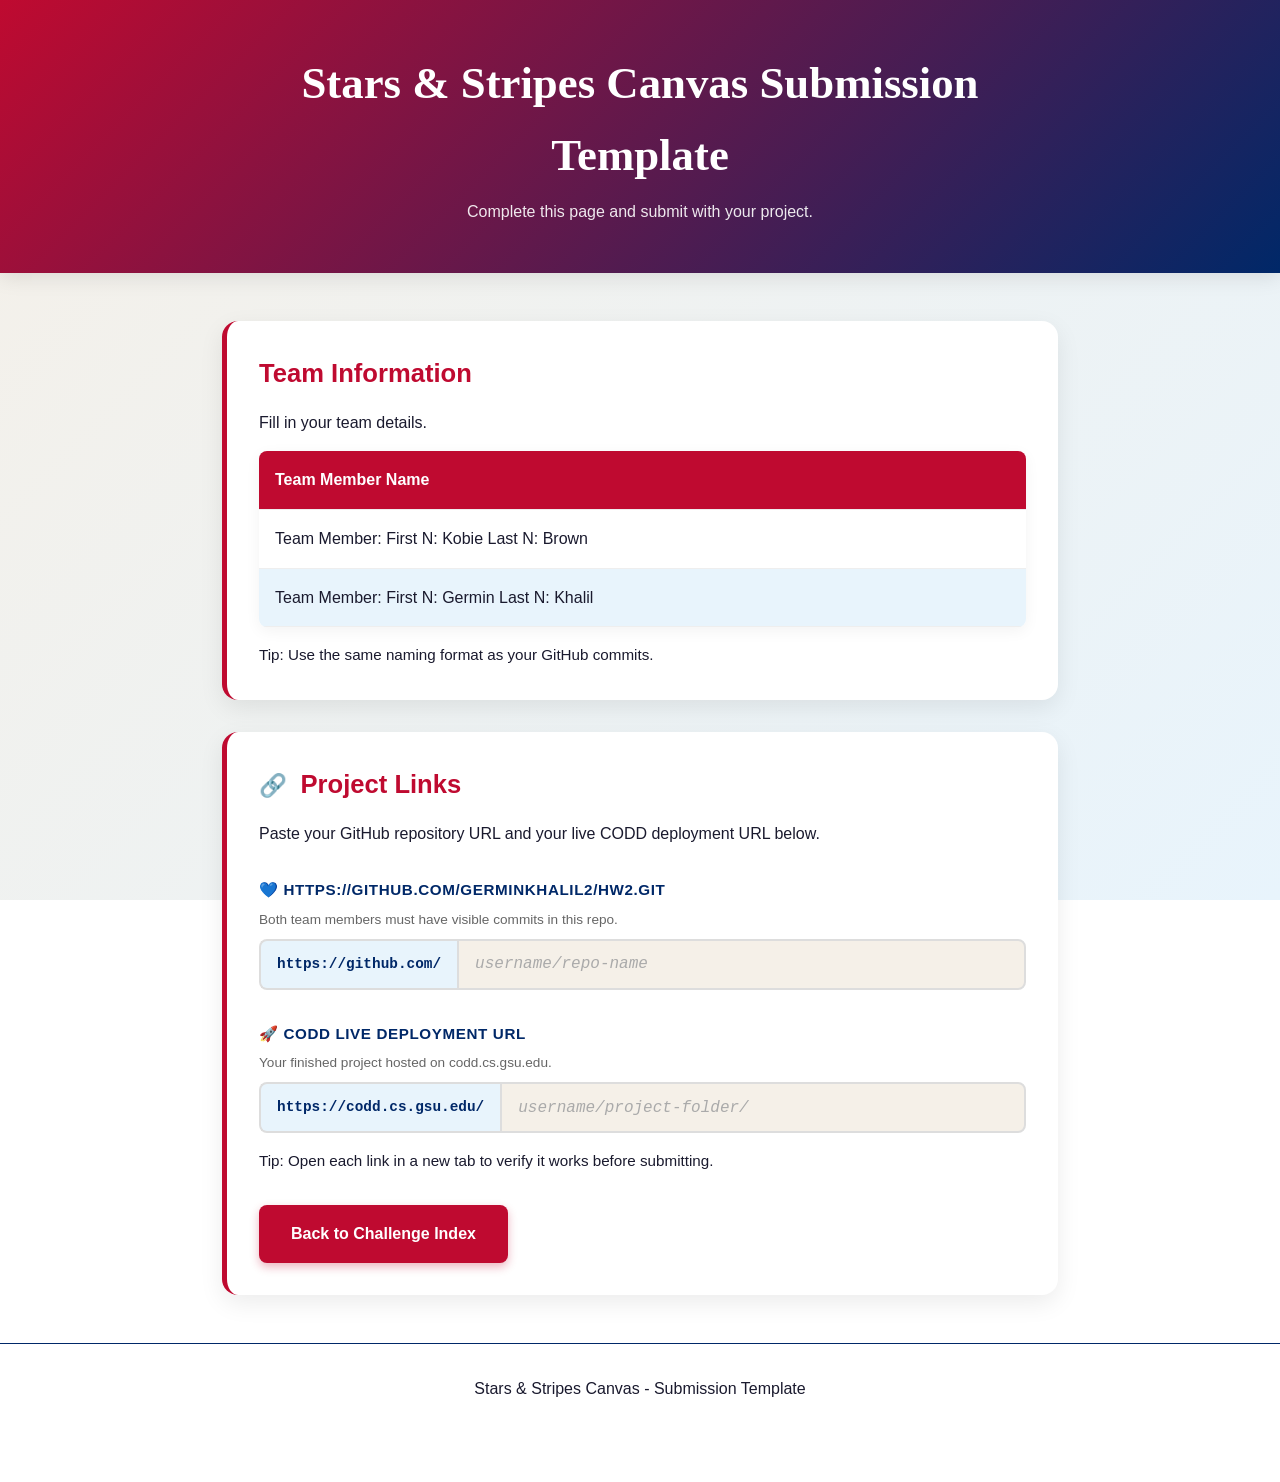
<file: submission_template.html>
<!DOCTYPE html>
<html lang="en">
<head>
    <meta charset="UTF-8">
    <meta name="viewport" content="width=device-width, initial-scale=1.0">
    <title>Stars &amp; Stripes Canvas Submission Template</title>
    <style>
        /* 4th of July Theme */
        :root {
            --patriot-blue: #002868;
            --liberty-red: #BF0A30;
            --star-gold: #FFD700;
            --cannon-smoke: #1a1a2e;
            --parchment: #f5f0e8;
            --sky-blue: #e8f4fc;
            /* Compatibility mappings */
            --valentine-red: var(--liberty-red);
            --love-purple: var(--patriot-blue);
            --cupid-pink: var(--patriot-blue);
            --chocolate: var(--cannon-smoke);
            --vanilla: var(--parchment);
            --blush: var(--sky-blue);
            --space-sm: 0.5rem;
            --space-md: 1rem;
            --space-lg: 2rem;
            --space-xl: 3rem;
            --radius-sm: 8px;
            --radius-md: 16px;
        }

        * {
            margin: 0;
            padding: 0;
            box-sizing: border-box;
        }

        body {
            font-family: 'Segoe UI', Tahoma, Geneva, Verdana, sans-serif;
            line-height: 1.6;
            color: var(--chocolate);
            background: linear-gradient(135deg, var(--vanilla) 0%, var(--blush) 100%);
            background-attachment: fixed;
            padding-bottom: var(--space-xl);
        }

        .container {
            max-width: 900px;
            margin: 0 auto;
            padding: 0 var(--space-lg);
        }

        .header {
            background: linear-gradient(135deg, var(--valentine-red) 0%, var(--love-purple) 100%);
            color: white;
            padding: var(--space-xl) 0;
            text-align: center;
            margin-bottom: var(--space-xl);
            box-shadow: 0 4px 20px rgba(0, 0, 0, 0.1);
        }

        .header h1 {
            font-size: 2.8rem;
            margin-bottom: var(--space-sm);
            font-family: 'Georgia', serif;
        }

        .header p {
            opacity: 0.9;
        }

        .card {
            background-color: white;
            border-radius: var(--radius-md);
            box-shadow: 0 8px 25px rgba(0, 0, 0, 0.08);
            padding: var(--space-lg);
            border-left: 5px solid var(--valentine-red);
        }

        .card-title {
            color: var(--valentine-red);
            font-size: 1.6rem;
            margin-bottom: var(--space-md);
        }

        table {
            width: 100%;
            border-collapse: collapse;
            margin-top: var(--space-md);
            background-color: #fff;
            border-radius: var(--radius-sm);
            overflow: hidden;
            box-shadow: 0 4px 15px rgba(0, 0, 0, 0.05);
        }

        th, td {
            padding: var(--space-md);
            text-align: left;
            border-bottom: 1px solid #eee;
        }

        th {
            background-color: var(--valentine-red);
            color: white;
        }

        tr:nth-child(even) {
            background-color: var(--blush);
        }

        .note {
            margin-top: var(--space-md);
            font-size: 0.95rem;
        }

        .btn {
            display: inline-block;
            background-color: var(--valentine-red);
            color: white;
            padding: var(--space-md) var(--space-lg);
            border-radius: var(--radius-sm);
            text-decoration: none;
            font-weight: 600;
            transition: all 0.3s ease;
            border: none;
            cursor: pointer;
            font-size: 1rem;
            margin-top: var(--space-lg);
            box-shadow: 0 4px 10px rgba(191, 10, 48, 0.3);
        }

        .btn:hover {
            background-color: var(--patriot-blue);
            transform: translateY(-3px);
            box-shadow: 0 6px 15px rgba(191, 10, 48, 0.4);
        }

        .btn-secondary {
            background-color: var(--patriot-blue);
            color: white;
        }

        .footer {
            text-align: center;
            margin-top: var(--space-xl);
            padding: var(--space-lg);
            color: var(--cannon-smoke);
            border-top: 1px solid var(--patriot-blue);
        }

        @media (max-width: 768px) {
            .header h1 {
                font-size: 2.2rem;
            }
        }

        /* Submission URL Fields */
        .card + .card {
            margin-top: var(--space-lg);
        }

        .field-group {
            margin-top: var(--space-lg);
        }

        .field-group label {
            display: block;
            font-weight: 700;
            font-size: 0.95rem;
            color: var(--patriot-blue);
            margin-bottom: 0.4rem;
            text-transform: uppercase;
            letter-spacing: 0.04em;
        }

        .field-group .field-hint {
            font-size: 0.85rem;
            color: #666;
            margin-bottom: 0.5rem;
        }

        .url-input {
            width: 100%;
            padding: 0.75rem var(--space-md);
            font-size: 1rem;
            font-family: 'Courier New', monospace;
            border: 2px solid #ddd;
            border-radius: var(--radius-sm);
            transition: border-color 0.2s ease, box-shadow 0.2s ease;
            background-color: var(--parchment);
            color: var(--cannon-smoke);
        }

        .url-input:focus {
            outline: none;
            border-color: var(--patriot-blue);
            box-shadow: 0 0 0 3px rgba(0, 40, 104, 0.15);
            background-color: white;
        }

        .url-input::placeholder {
            color: #aaa;
            font-style: italic;
        }

        .url-prefix {
            display: inline-block;
            background-color: var(--sky-blue);
            border: 2px solid #ddd;
            border-right: none;
            border-radius: var(--radius-sm) 0 0 var(--radius-sm);
            padding: 0.75rem var(--space-md);
            font-size: 0.9rem;
            font-family: 'Courier New', monospace;
            color: var(--patriot-blue);
            font-weight: 600;
            white-space: nowrap;
            vertical-align: middle;
        }

        .input-row {
            display: flex;
            align-items: stretch;
        }

        .input-row .url-input {
            border-radius: 0 var(--radius-sm) var(--radius-sm) 0;
            flex: 1;
        }

        .submission-icon {
            font-size: 1.4rem;
            vertical-align: middle;
            margin-right: 0.4rem;
        }
    </style>
</head>
<body>
    <header class="header">
        <div class="container">
            <h1>Stars &amp; Stripes Canvas Submission Template</h1>
            <p>Complete this page and submit with your project.</p>
        </div>
    </header>

    <div class="container">
        <section class="card">
            <h2 class="card-title">Team Information</h2>
            <p>Fill in your team details.</p>

            <table>
                <thead>
                    <tr>
                        <th>Team Member Name</th>
                    </tr>
                </thead>
                <tbody>
                    <tr>
                        <td>Team Member: First N: Kobie Last N: Brown</td>
                    </tr>
                    <tr>
                        <td>Team Member: First N: Germin Last N: Khalil</td>
                    </tr>
                </tbody>
            </table>

            <p class="note">Tip: Use the same naming format as your GitHub commits.</p>
        </section>

        <section class="card">
            <h2 class="card-title"><span class="submission-icon">🔗</span> Project Links</h2>
            <p>Paste your GitHub repository URL and your live CODD deployment URL below.</p>

            <div class="field-group">
                <label for="github-url">💙 https://github.com/germinkhalil2/HW2.git</label>
                <p class="field-hint">Both team members must have visible commits in this repo.</p>
                <div class="input-row">
                    <span class="url-prefix">https://github.com/</span>
                    <input
                        type="text"
                        id="github-url"
                        class="url-input"
                        placeholder="username/repo-name"
                        aria-label="GitHub repository path"
                    />
                </div>
            </div>

            <div class="field-group">
                <label for="codd-url">🚀 CODD Live Deployment URL</label>
                <p class="field-hint">Your finished project hosted on codd.cs.gsu.edu.</p>
                <div class="input-row">
                    <span class="url-prefix">https://codd.cs.gsu.edu/</span>
                    <input
                        type="text"
                        id="codd-url"
                        class="url-input"
                        placeholder="username/project-folder/"
                        aria-label="CODD deployment path"
                    />
                </div>
            </div>

            <p class="note">Tip: Open each link in a new tab to verify it works before submitting.</p>
            <a class="btn" href="index.html">Back to Challenge Index</a>
        </section>
    </div>

    <footer class="footer">
        <p>Stars &amp; Stripes Canvas - Submission Template</p>
    </footer>
</body>
</html>
</file>
